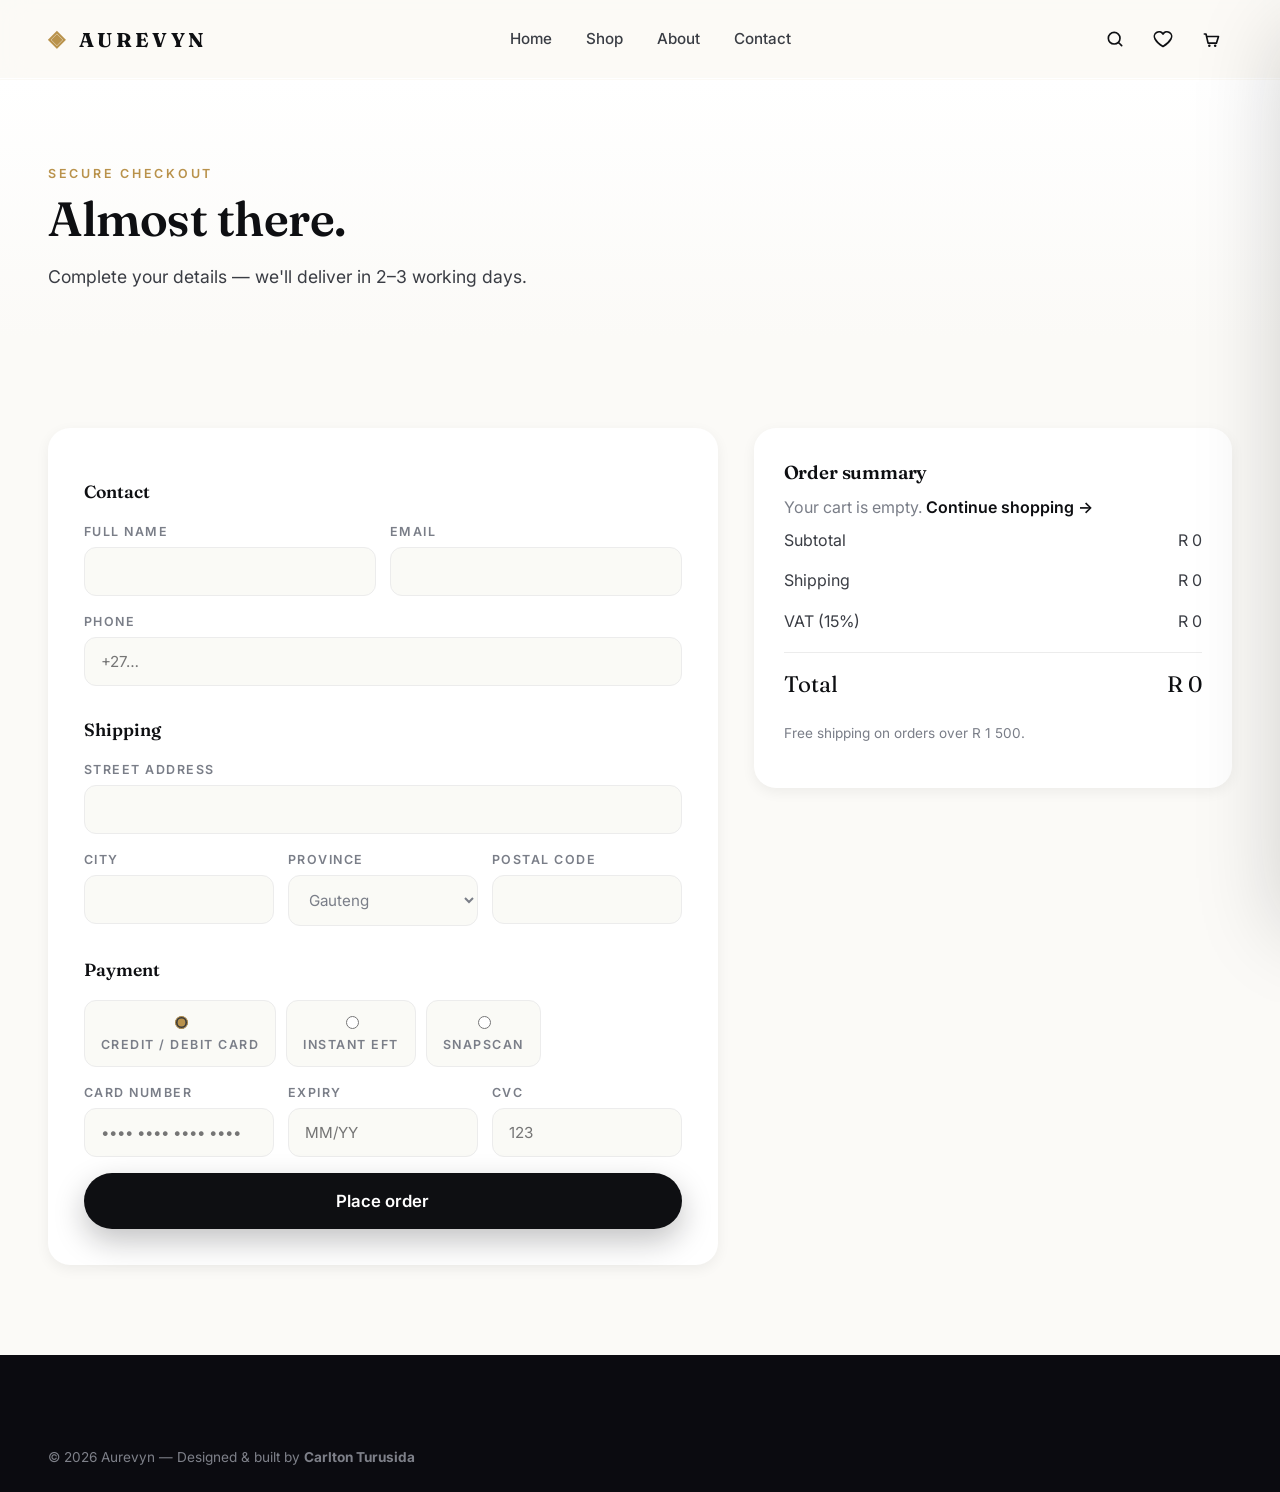
<file: checkout.html>
<!DOCTYPE html>
<html lang="en"><head><meta charset="UTF-8"/><meta name="viewport" content="width=device-width, initial-scale=1.0"/>
<title>Checkout — Aurevyn</title>
<link rel="icon" href="data:image/svg+xml,%3Csvg xmlns='http://www.w3.org/2000/svg' viewBox='0 0 64 64'%3E%3Crect width='64' height='64' rx='14' fill='%230b0b10'/%3E%3Cpath d='M16 46 L32 14 L48 46 Z' fill='none' stroke='%23c8a96a' stroke-width='4'/%3E%3C/svg%3E"/>
<link href="https://fonts.googleapis.com/css2?family=Fraunces:wght@400;600;700&family=Inter:wght@300;400;500;600;700&display=swap" rel="stylesheet"/>
<link rel="stylesheet" href="css/style.css"/><link rel="stylesheet" href="css/animations.css"/><link rel="stylesheet" href="css/responsive.css"/>
</head><body>
<div id="loader" class="loader"><div class="loader-mark">A</div></div>
<header class="site-header" id="siteHeader"><div class="container header-inner">
  <a href="index.html" class="logo"><span class="logo-mark">◈</span><span class="logo-text">AUREVYN</span></a>
  <nav class="primary-nav" id="primaryNav">
    <a href="index.html" class="nav-link">Home</a><a href="shop.html" class="nav-link">Shop</a>
    <a href="about.html" class="nav-link">About</a><a href="contact.html" class="nav-link">Contact</a>
  </nav>
  <div class="header-actions">
    <button class="icon-btn" id="searchToggle" aria-label="Search"><svg viewBox="0 0 24 24" width="20" height="20"><circle cx="11" cy="11" r="7" fill="none" stroke="currentColor" stroke-width="2"/><path d="m20 20-3.5-3.5" stroke="currentColor" stroke-width="2" stroke-linecap="round"/></svg></button>
    <a href="wishlist.html" class="icon-btn" aria-label="Wishlist"><svg viewBox="0 0 24 24" width="20" height="20"><path d="M12 21s-7-4.35-9.5-9A5.5 5.5 0 0 1 12 6a5.5 5.5 0 0 1 9.5 6c-2.5 4.65-9.5 9-9.5 9Z" fill="none" stroke="currentColor" stroke-width="2" stroke-linejoin="round"/></svg><span class="badge" id="wishCount">0</span></a>
    <button class="icon-btn" id="cartToggle" aria-label="Cart"><svg viewBox="0 0 24 24" width="20" height="20"><path d="M4 6h2l2.5 11h10L21 9H7" fill="none" stroke="currentColor" stroke-width="2" stroke-linecap="round" stroke-linejoin="round"/><circle cx="10" cy="20" r="1.5" fill="currentColor"/><circle cx="17" cy="20" r="1.5" fill="currentColor"/></svg><span class="badge" id="cartCount">0</span></button>
    <button class="icon-btn hamburger" id="hamburger" aria-label="Menu"><span></span><span></span><span></span></button>
  </div>
</div>
<div class="search-bar" id="searchBar"><div class="container"><input type="text" id="searchInput" placeholder="Search…"/><button id="searchClose" class="icon-btn">✕</button></div><div class="search-results container" id="searchResults"></div></div>
</header>

<section class="page-hero"><div class="container"><span class="eyebrow">Secure checkout</span><h1 class="display sm">Almost there.</h1><p class="lead">Complete your details — we'll deliver in 2–3 working days.</p></div></section>

<section class="section"><div class="container checkout-grid">
  <form id="checkoutForm" class="checkout-form reveal" novalidate>
    <h3>Contact</h3>
    <div class="row"><label>Full name<input id="coName" required/></label><label>Email<input id="coEmail" type="email" required/></label></div>
    <label>Phone<input id="coPhone" required placeholder="+27…"/></label>

    <h3>Shipping</h3>
    <label>Street address<input id="coAddress" required/></label>
    <div class="row"><label>City<input id="coCity" required/></label><label>Province
      <select id="coProvince"><option>Gauteng</option><option>Western Cape</option><option>KwaZulu-Natal</option><option>Eastern Cape</option><option>Free State</option><option>Limpopo</option><option>Mpumalanga</option><option>North West</option><option>Northern Cape</option></select>
    </label><label>Postal code<input id="coPostal" required/></label></div>

    <h3>Payment</h3>
    <div class="pay-options">
      <label class="pay-opt"><input type="radio" name="pay" value="card" checked/> Credit / Debit card</label>
      <label class="pay-opt"><input type="radio" name="pay" value="eft"/> Instant EFT</label>
      <label class="pay-opt"><input type="radio" name="pay" value="snapscan"/> SnapScan</label>
    </div>
    <div class="row"><label>Card number<input id="coCard" placeholder="•••• •••• •••• ••••"/></label><label>Expiry<input id="coExp" placeholder="MM/YY"/></label><label>CVC<input id="coCvc" placeholder="123"/></label></div>

    <button class="btn btn-primary lg" type="submit">Place order</button>
  </form>
  <aside class="checkout-summary reveal">
    <h3>Order summary</h3>
    <div id="coItems"></div>
    <div class="sum-row"><span>Subtotal</span><span id="coSub">R 0</span></div>
    <div class="sum-row"><span>Shipping</span><span id="coShip">R 0</span></div>
    <div class="sum-row"><span>VAT (15%)</span><span id="coVat">R 0</span></div>
    <div class="sum-row total"><span>Total</span><span id="coTotal">R 0</span></div>
    <p class="muted small">Free shipping on orders over R 1 500.</p>
  </aside>
</div></section>

<div class="modal" id="successModal"><div class="modal-card success"><div class="success-mark">✓</div><h2>Order placed</h2><p>Thank you. A confirmation has been sent to your email.</p><a class="btn btn-primary" href="index.html">Back to home</a></div></div>

<footer class="site-footer"><div class="container footer-bottom"><span>© 2026 Aurevyn — Designed & built by <strong>Carlton Turusida</strong></span></div></footer>
<aside class="drawer" id="cartDrawer"><div class="drawer-head"><h3>Your cart</h3><button class="icon-btn" id="cartClose">✕</button></div><div class="drawer-body" id="cartBody"></div><div class="drawer-foot" id="cartFoot"></div></aside>
<div class="overlay" id="overlay"></div><div class="modal" id="quickModal"><div class="modal-card" id="quickContent"></div></div>
<div id="toast" class="toast"></div><button id="scrollTop" class="scroll-top">↑</button>
<script src="js/products.js"></script><script src="js/cart.js"></script><script src="js/wishlist.js"></script><script src="js/search.js"></script><script src="js/checkout.js"></script><script src="js/app.js"></script>
</body></html>
</file>
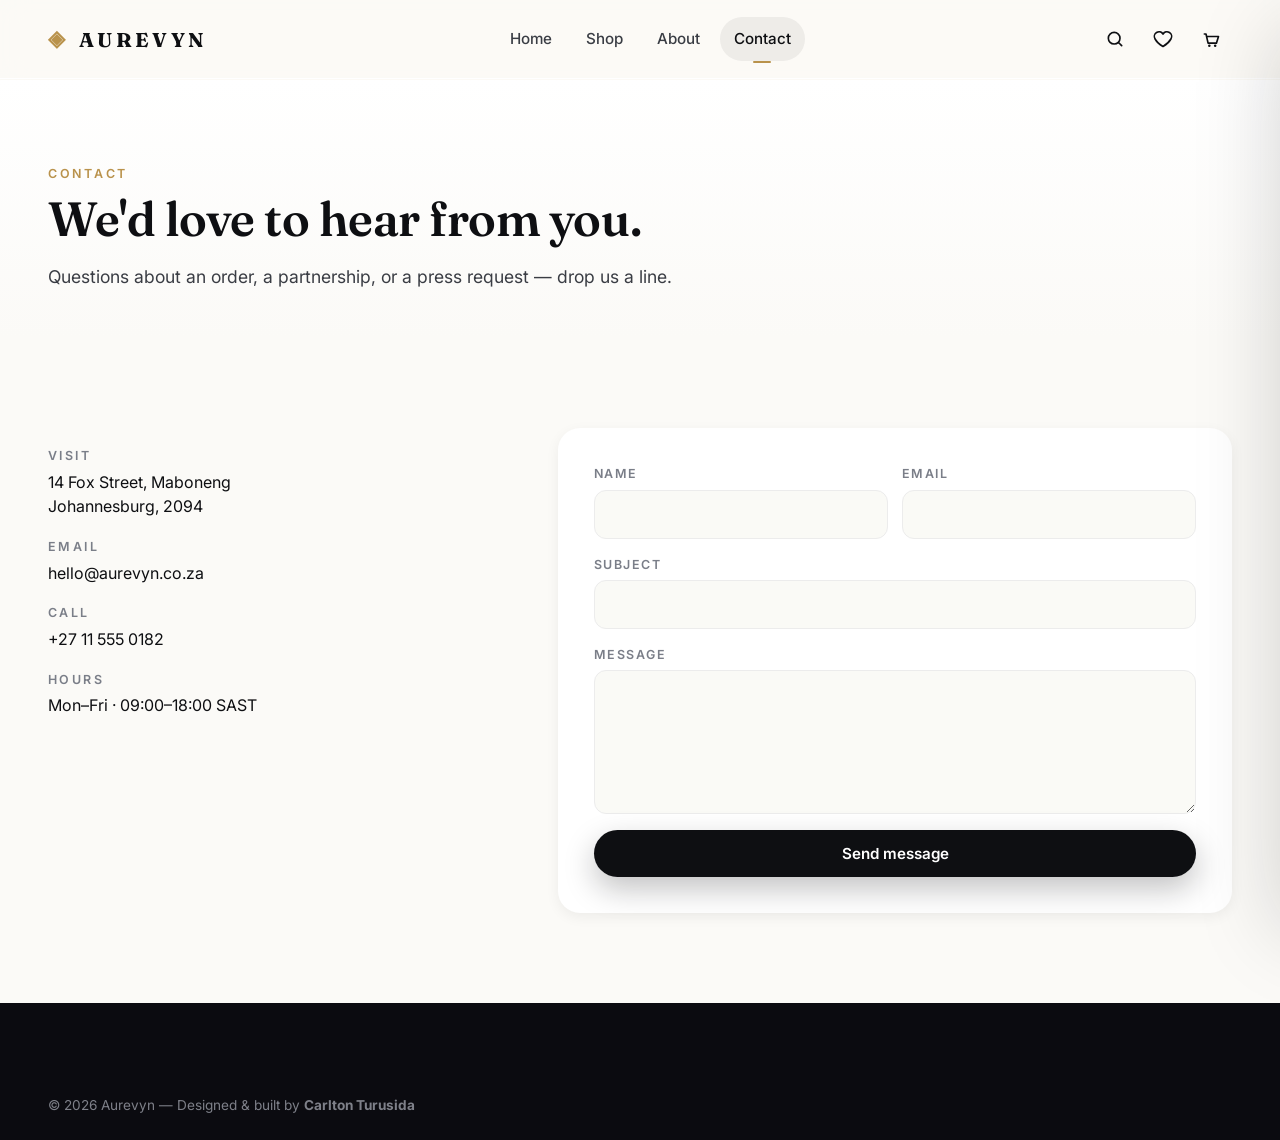
<file: contact.html>
<!DOCTYPE html>
<html lang="en"><head><meta charset="UTF-8"/><meta name="viewport" content="width=device-width, initial-scale=1.0"/>
<title>Contact — Aurevyn</title>
<meta name="description" content="Get in touch with the Aurevyn team — premium South African e-commerce." />
<link rel="icon" href="data:image/svg+xml,%3Csvg xmlns='http://www.w3.org/2000/svg' viewBox='0 0 64 64'%3E%3Crect width='64' height='64' rx='14' fill='%230b0b10'/%3E%3Cpath d='M16 46 L32 14 L48 46 Z' fill='none' stroke='%23c8a96a' stroke-width='4'/%3E%3C/svg%3E"/>
<link href="https://fonts.googleapis.com/css2?family=Fraunces:wght@400;600;700&family=Inter:wght@300;400;500;600;700&display=swap" rel="stylesheet"/>
<link rel="stylesheet" href="css/style.css"/><link rel="stylesheet" href="css/animations.css"/><link rel="stylesheet" href="css/responsive.css"/>
</head><body>
<div id="loader" class="loader"><div class="loader-mark">A</div></div>
<header class="site-header" id="siteHeader"><div class="container header-inner">
  <a href="index.html" class="logo"><span class="logo-mark">◈</span><span class="logo-text">AUREVYN</span></a>
  <nav class="primary-nav" id="primaryNav">
    <a href="index.html" class="nav-link">Home</a><a href="shop.html" class="nav-link">Shop</a>
    <a href="about.html" class="nav-link">About</a><a href="contact.html" class="nav-link active">Contact</a>
  </nav>
  <div class="header-actions">
    <button class="icon-btn" id="searchToggle" aria-label="Search"><svg viewBox="0 0 24 24" width="20" height="20"><circle cx="11" cy="11" r="7" fill="none" stroke="currentColor" stroke-width="2"/><path d="m20 20-3.5-3.5" stroke="currentColor" stroke-width="2" stroke-linecap="round"/></svg></button>
    <a href="wishlist.html" class="icon-btn" aria-label="Wishlist"><svg viewBox="0 0 24 24" width="20" height="20"><path d="M12 21s-7-4.35-9.5-9A5.5 5.5 0 0 1 12 6a5.5 5.5 0 0 1 9.5 6c-2.5 4.65-9.5 9-9.5 9Z" fill="none" stroke="currentColor" stroke-width="2" stroke-linejoin="round"/></svg><span class="badge" id="wishCount">0</span></a>
    <button class="icon-btn" id="cartToggle" aria-label="Cart"><svg viewBox="0 0 24 24" width="20" height="20"><path d="M4 6h2l2.5 11h10L21 9H7" fill="none" stroke="currentColor" stroke-width="2" stroke-linecap="round" stroke-linejoin="round"/><circle cx="10" cy="20" r="1.5" fill="currentColor"/><circle cx="17" cy="20" r="1.5" fill="currentColor"/></svg><span class="badge" id="cartCount">0</span></button>
    <button class="icon-btn hamburger" id="hamburger" aria-label="Menu"><span></span><span></span><span></span></button>
  </div>
</div>
<div class="search-bar" id="searchBar"><div class="container"><input type="text" id="searchInput" placeholder="Search…"/><button id="searchClose" class="icon-btn">✕</button></div><div class="search-results container" id="searchResults"></div></div>
</header>

<section class="page-hero"><div class="container"><span class="eyebrow">Contact</span><h1 class="display sm">We'd love to hear from you.</h1><p class="lead">Questions about an order, a partnership, or a press request — drop us a line.</p></div></section>

<section class="section"><div class="container contact-grid">
  <div class="reveal">
    <h3>Visit</h3><p>14 Fox Street, Maboneng<br/>Johannesburg, 2094</p>
    <h3>Email</h3><p>hello@aurevyn.co.za</p>
    <h3>Call</h3><p>+27 11 555 0182</p>
    <h3>Hours</h3><p>Mon–Fri · 09:00–18:00 SAST</p>
  </div>
  <form id="contactForm" class="contact-form reveal" novalidate>
    <div class="row"><label>Name<input type="text" id="cName" required/></label><label>Email<input type="email" id="cEmail" required/></label></div>
    <label>Subject<input type="text" id="cSubject" required/></label>
    <label>Message<textarea id="cMessage" rows="6" required></textarea></label>
    <button class="btn btn-primary" type="submit">Send message</button>
  </form>
</div></section>

<footer class="site-footer"><div class="container footer-bottom"><span>© 2026 Aurevyn — Designed & built by <strong>Carlton Turusida</strong></span></div></footer>
<aside class="drawer" id="cartDrawer"><div class="drawer-head"><h3>Your cart</h3><button class="icon-btn" id="cartClose">✕</button></div><div class="drawer-body" id="cartBody"></div><div class="drawer-foot" id="cartFoot"></div></aside>
<div class="overlay" id="overlay"></div><div class="modal" id="quickModal"><div class="modal-card" id="quickContent"></div></div>
<div id="toast" class="toast"></div><button id="scrollTop" class="scroll-top">↑</button>
<script src="js/products.js"></script><script src="js/cart.js"></script><script src="js/wishlist.js"></script><script src="js/search.js"></script><script src="js/contact.js"></script><script src="js/app.js"></script>
</body></html>
</file>
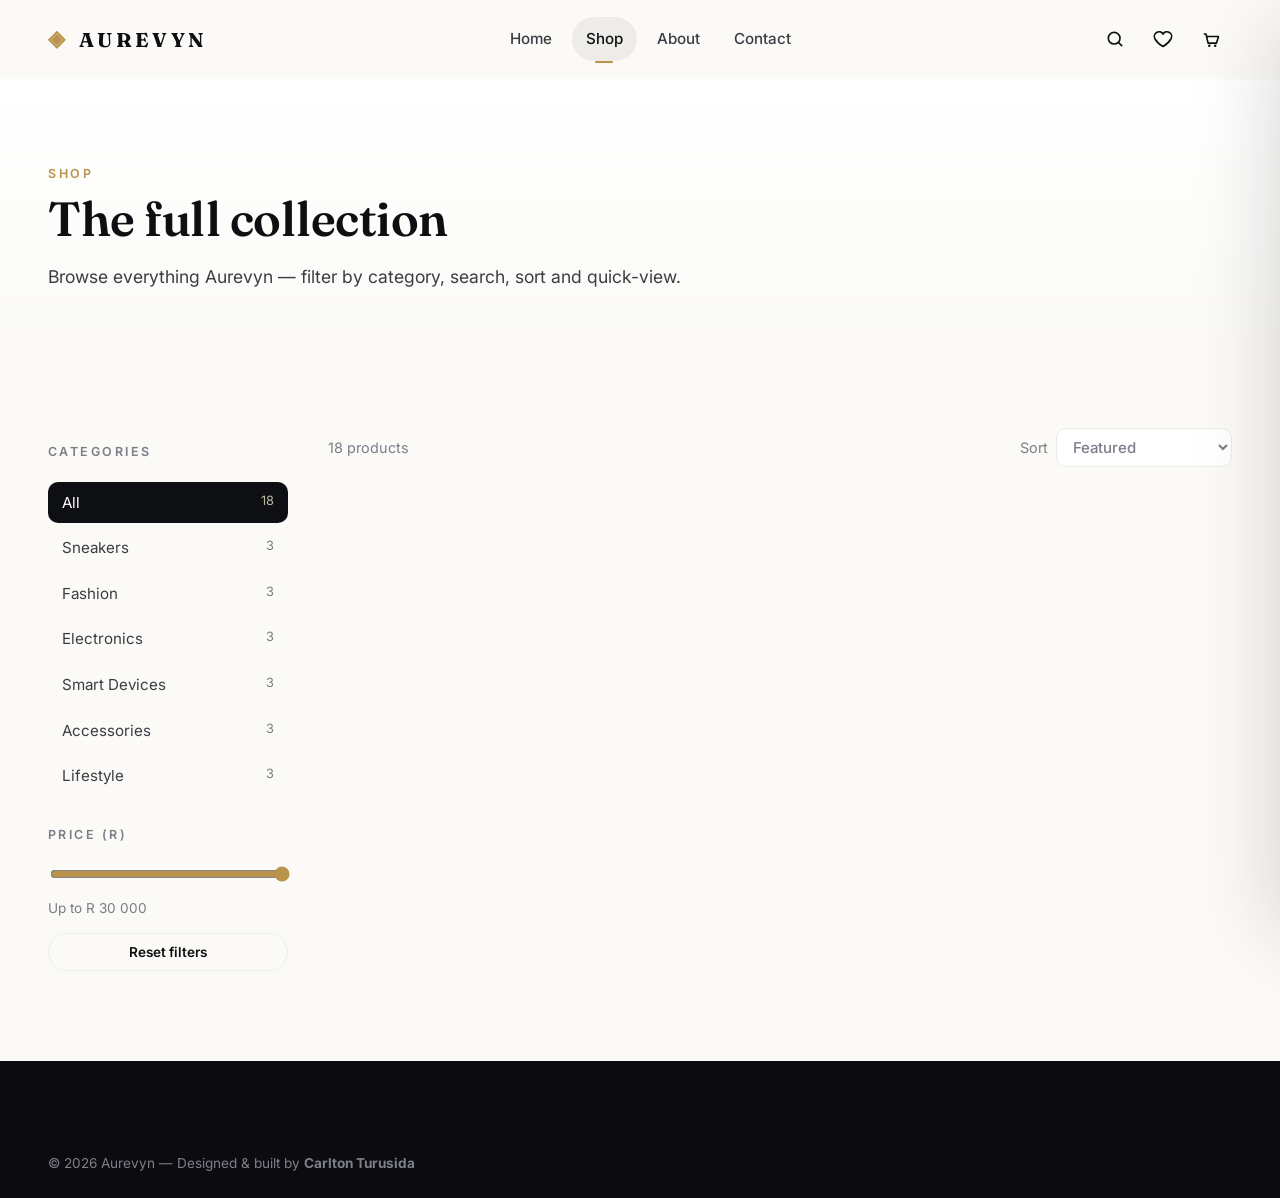
<file: shop.html>
<!DOCTYPE html>
<html lang="en">
<head>
<meta charset="UTF-8" />
<meta name="viewport" content="width=device-width, initial-scale=1.0" />
<title>Shop — Aurevyn</title>
<meta name="description" content="Shop premium fashion, sneakers, electronics, accessories, smart devices and lifestyle from Aurevyn." />
<link rel="icon" href="data:image/svg+xml,%3Csvg xmlns='http://www.w3.org/2000/svg' viewBox='0 0 64 64'%3E%3Crect width='64' height='64' rx='14' fill='%230b0b10'/%3E%3Cpath d='M16 46 L32 14 L48 46 Z' fill='none' stroke='%23c8a96a' stroke-width='4' stroke-linejoin='round'/%3E%3C/svg%3E" />
<link href="https://fonts.googleapis.com/css2?family=Fraunces:wght@400;600;700&family=Inter:wght@300;400;500;600;700&display=swap" rel="stylesheet" />
<link rel="stylesheet" href="css/style.css" />
<link rel="stylesheet" href="css/animations.css" />
<link rel="stylesheet" href="css/responsive.css" />
</head>
<body>
<div id="loader" class="loader"><div class="loader-mark">A</div></div>

<header class="site-header" id="siteHeader">
  <div class="container header-inner">
    <a href="index.html" class="logo"><span class="logo-mark">◈</span><span class="logo-text">AUREVYN</span></a>
    <nav class="primary-nav" id="primaryNav">
      <a href="index.html" class="nav-link">Home</a>
      <a href="shop.html" class="nav-link active">Shop</a>
      <a href="about.html" class="nav-link">About</a>
      <a href="contact.html" class="nav-link">Contact</a>
    </nav>
    <div class="header-actions">
    <button class="icon-btn" id="searchToggle" aria-label="Search"><svg viewBox="0 0 24 24" width="20" height="20"><circle cx="11" cy="11" r="7" fill="none" stroke="currentColor" stroke-width="2"/><path d="m20 20-3.5-3.5" stroke="currentColor" stroke-width="2" stroke-linecap="round"/></svg></button>
    <a href="wishlist.html" class="icon-btn" aria-label="Wishlist"><svg viewBox="0 0 24 24" width="20" height="20"><path d="M12 21s-7-4.35-9.5-9A5.5 5.5 0 0 1 12 6a5.5 5.5 0 0 1 9.5 6c-2.5 4.65-9.5 9-9.5 9Z" fill="none" stroke="currentColor" stroke-width="2" stroke-linejoin="round"/></svg><span class="badge" id="wishCount">0</span></a>
    <button class="icon-btn" id="cartToggle" aria-label="Cart"><svg viewBox="0 0 24 24" width="20" height="20"><path d="M4 6h2l2.5 11h10L21 9H7" fill="none" stroke="currentColor" stroke-width="2" stroke-linecap="round" stroke-linejoin="round"/><circle cx="10" cy="20" r="1.5" fill="currentColor"/><circle cx="17" cy="20" r="1.5" fill="currentColor"/></svg><span class="badge" id="cartCount">0</span></button>
    <button class="icon-btn hamburger" id="hamburger" aria-label="Menu"><span></span><span></span><span></span></button>
  </div>
  </div>
  <div class="search-bar" id="searchBar">
    <div class="container"><input type="text" id="searchInput" placeholder="Search products…" /><button id="searchClose" class="icon-btn">✕</button></div>
    <div class="search-results container" id="searchResults"></div>
  </div>
</header>

<section class="page-hero">
  <div class="container">
    <span class="eyebrow">Shop</span>
    <h1 class="display sm">The full collection</h1>
    <p class="lead">Browse everything Aurevyn — filter by category, search, sort and quick-view.</p>
  </div>
</section>

<section class="section">
  <div class="container shop-layout">
    <aside class="shop-side">
      <h4>Categories</h4>
      <ul class="cat-filter" id="catFilter"></ul>
      <h4>Price (R)</h4>
      <input type="range" id="priceRange" min="0" max="30000" value="30000" />
      <div class="price-label">Up to <span id="priceVal">R 30 000</span></div>
      <button class="btn btn-ghost sm" id="resetFilters">Reset filters</button>
    </aside>
    <div>
      <div class="shop-toolbar">
        <span id="resultsCount">0 products</span>
        <div class="sort">
          <label>Sort</label>
          <select id="sortSelect">
            <option value="featured">Featured</option>
            <option value="low">Price: Low to High</option>
            <option value="high">Price: High to Low</option>
            <option value="rating">Top rated</option>
            <option value="new">Newest</option>
          </select>
        </div>
      </div>
      <div class="product-grid" id="shopGrid"></div>
    </div>
  </div>
</section>

<footer class="site-footer">
  <div class="container footer-bottom">
    <span>© 2026 Aurevyn — Designed & built by <strong>Carlton Turusida</strong></span>
  </div>
</footer>

<aside class="drawer" id="cartDrawer"><div class="drawer-head"><h3>Your cart</h3><button class="icon-btn" id="cartClose">✕</button></div><div class="drawer-body" id="cartBody"></div><div class="drawer-foot" id="cartFoot"></div></aside>
<div class="overlay" id="overlay"></div>
<div class="modal" id="quickModal"><div class="modal-card" id="quickContent"></div></div>
<div id="toast" class="toast"></div>
<button id="scrollTop" class="scroll-top">↑</button>

<script src="js/products.js"></script>
<script src="js/cart.js"></script>
<script src="js/wishlist.js"></script>
<script src="js/search.js"></script>
<script src="js/shop.js"></script>
<script src="js/app.js"></script>
</body>
</html>
</file>
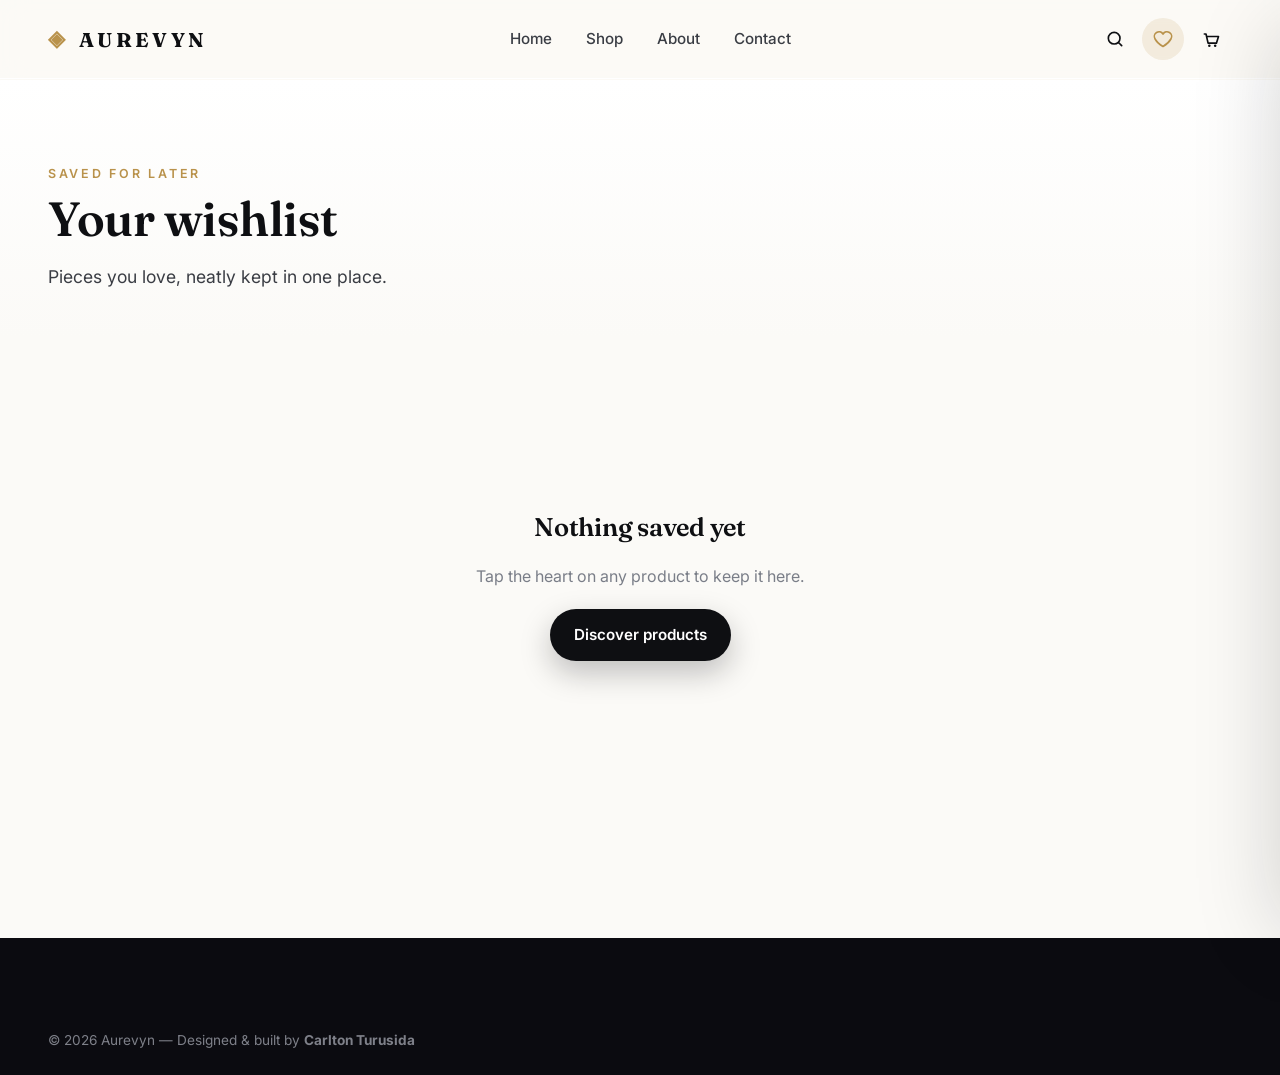
<file: wishlist.html>
<!DOCTYPE html>
<html lang="en"><head><meta charset="UTF-8"/><meta name="viewport" content="width=device-width, initial-scale=1.0"/>
<title>Wishlist — Aurevyn</title>
<link rel="icon" href="data:image/svg+xml,%3Csvg xmlns='http://www.w3.org/2000/svg' viewBox='0 0 64 64'%3E%3Crect width='64' height='64' rx='14' fill='%230b0b10'/%3E%3Cpath d='M16 46 L32 14 L48 46 Z' fill='none' stroke='%23c8a96a' stroke-width='4'/%3E%3C/svg%3E"/>
<link href="https://fonts.googleapis.com/css2?family=Fraunces:wght@400;600;700&family=Inter:wght@300;400;500;600;700&display=swap" rel="stylesheet"/>
<link rel="stylesheet" href="css/style.css"/><link rel="stylesheet" href="css/animations.css"/><link rel="stylesheet" href="css/responsive.css"/>
</head><body>
<div id="loader" class="loader"><div class="loader-mark">A</div></div>
<header class="site-header" id="siteHeader"><div class="container header-inner">
  <a href="index.html" class="logo"><span class="logo-mark">◈</span><span class="logo-text">AUREVYN</span></a>
  <nav class="primary-nav" id="primaryNav">
    <a href="index.html" class="nav-link">Home</a><a href="shop.html" class="nav-link">Shop</a>
    <a href="about.html" class="nav-link">About</a><a href="contact.html" class="nav-link">Contact</a>
  </nav>
  <div class="header-actions">
    <button class="icon-btn" id="searchToggle" aria-label="Search"><svg viewBox="0 0 24 24" width="20" height="20"><circle cx="11" cy="11" r="7" fill="none" stroke="currentColor" stroke-width="2"/><path d="m20 20-3.5-3.5" stroke="currentColor" stroke-width="2" stroke-linecap="round"/></svg></button>
    <a href="wishlist.html" class="icon-btn active" aria-label="Wishlist"><svg viewBox="0 0 24 24" width="20" height="20"><path d="M12 21s-7-4.35-9.5-9A5.5 5.5 0 0 1 12 6a5.5 5.5 0 0 1 9.5 6c-2.5 4.65-9.5 9-9.5 9Z" fill="none" stroke="currentColor" stroke-width="2" stroke-linejoin="round"/></svg><span class="badge" id="wishCount">0</span></a>
    <button class="icon-btn" id="cartToggle" aria-label="Cart"><svg viewBox="0 0 24 24" width="20" height="20"><path d="M4 6h2l2.5 11h10L21 9H7" fill="none" stroke="currentColor" stroke-width="2" stroke-linecap="round" stroke-linejoin="round"/><circle cx="10" cy="20" r="1.5" fill="currentColor"/><circle cx="17" cy="20" r="1.5" fill="currentColor"/></svg><span class="badge" id="cartCount">0</span></button>
    <button class="icon-btn hamburger" id="hamburger" aria-label="Menu"><span></span><span></span><span></span></button>
  </div>
</div>
<div class="search-bar" id="searchBar"><div class="container"><input type="text" id="searchInput" placeholder="Search…"/><button id="searchClose" class="icon-btn">✕</button></div><div class="search-results container" id="searchResults"></div></div>
</header>

<section class="page-hero"><div class="container"><span class="eyebrow">Saved for later</span><h1 class="display sm">Your wishlist</h1><p class="lead">Pieces you love, neatly kept in one place.</p></div></section>

<section class="section wish-section"><div class="container">
  <div class="product-grid" id="wishGrid"></div>
  <div id="wishEmpty" class="empty-state" style="display:none">
    <h3>Nothing saved yet</h3><p>Tap the heart on any product to keep it here.</p>
    <a href="shop.html" class="btn btn-primary">Discover products</a>
  </div>
</div></section>

<footer class="site-footer"><div class="container footer-bottom"><span>© 2026 Aurevyn — Designed & built by <strong>Carlton Turusida</strong></span></div></footer>
<aside class="drawer" id="cartDrawer"><div class="drawer-head"><h3>Your cart</h3><button class="icon-btn" id="cartClose">✕</button></div><div class="drawer-body" id="cartBody"></div><div class="drawer-foot" id="cartFoot"></div></aside>
<div class="overlay" id="overlay"></div><div class="modal" id="quickModal"><div class="modal-card" id="quickContent"></div></div>
<div id="toast" class="toast"></div><button id="scrollTop" class="scroll-top">↑</button>
<script src="js/products.js"></script><script src="js/cart.js"></script><script src="js/wishlist.js"></script><script src="js/search.js"></script><script src="js/wishpage.js"></script><script src="js/app.js"></script>
</body></html>
</file>
<file: css/style.css>
/* ============ AUREVYN — Premium e-commerce styles ============ */
:root{
  --bg:#fbfaf7;
  --bg-elev:#ffffff;
  --ink:#0e0f12;
  --ink-2:#3a3d44;
  --muted:#7a7e88;
  --line:#ececec;
  --gold:#b9924b;
  --gold-2:#dfc18a;
  --dark:#0b0b10;
  --dark-2:#15161c;
  --accent:#0e0f12;
  --danger:#c0392b;
  --radius:14px;
  --radius-lg:22px;
  --shadow-sm:0 4px 14px rgba(15,15,20,.06);
  --shadow:0 18px 50px rgba(15,15,20,.10);
  --shadow-lg:0 30px 80px rgba(15,15,20,.18);
  --t:cubic-bezier(.2,.8,.2,1);
}
*{box-sizing:border-box}
html{scroll-behavior:smooth}
body{margin:0;font-family:'Inter',system-ui,sans-serif;color:var(--ink);background:var(--bg);line-height:1.55;-webkit-font-smoothing:antialiased}
img{max-width:100%;display:block}
a{color:inherit;text-decoration:none}
button{font-family:inherit;cursor:pointer;border:0;background:none;color:inherit}
input,select,textarea{font-family:inherit;font-size:15px;color:inherit}
.container{max-width:1240px;margin:0 auto;padding:0 28px}

/* Type */
h1,h2,h3,h4{font-family:'Fraunces',serif;font-weight:600;letter-spacing:-.01em;margin:0 0 .4em}
.display{font-size:clamp(2.4rem,5.2vw,4.4rem);line-height:1.04;margin:.2em 0 .4em}
.display em{font-style:italic;color:var(--gold);font-weight:500}
.display.sm{font-size:clamp(2rem,4vw,3rem)}
.lead{font-size:1.1rem;color:var(--ink-2);max-width:60ch}
.eyebrow{display:inline-block;font-size:.78rem;letter-spacing:.22em;text-transform:uppercase;color:var(--gold);font-weight:600}
.eyebrow.light{color:var(--gold-2)}
.muted{color:var(--muted)}
.small{font-size:.85rem}
.light{color:#fff}
.light-muted{color:#c8c9d0}

/* Buttons */
.btn{display:inline-flex;align-items:center;justify-content:center;gap:8px;padding:14px 24px;border-radius:999px;font-weight:600;font-size:.95rem;transition:transform .25s var(--t),background .25s,color .25s,box-shadow .25s;will-change:transform}
.btn:hover{transform:translateY(-2px)}
.btn-primary{background:var(--ink);color:#fff;box-shadow:0 12px 30px rgba(14,15,18,.25)}
.btn-primary:hover{background:#000;box-shadow:0 18px 40px rgba(14,15,18,.35)}
.btn-ghost{background:transparent;color:var(--ink);border:1px solid var(--line)}
.btn-ghost:hover{background:var(--ink);color:#fff;border-color:var(--ink)}
.btn-light{background:#fff;color:var(--ink)}
.btn.sm{padding:10px 16px;font-size:.85rem}
.btn.lg{padding:18px 28px;font-size:1.05rem;width:100%}
.link{color:var(--ink);font-weight:600;border-bottom:1px solid transparent;transition:border-color .2s}
.link:hover{border-color:var(--ink)}

/* Header */
.site-header{position:sticky;top:0;z-index:60;background:rgba(251,250,247,.78);backdrop-filter:saturate(180%) blur(14px);-webkit-backdrop-filter:saturate(180%) blur(14px);border-bottom:1px solid transparent;transition:border-color .3s,background .3s,box-shadow .3s}
.site-header.scrolled{border-color:var(--line);box-shadow:var(--shadow-sm);background:rgba(251,250,247,.92)}
.header-inner{display:flex;align-items:center;justify-content:space-between;height:78px;gap:24px}
.logo{display:inline-flex;align-items:center;gap:10px;font-family:'Fraunces',serif;font-weight:700;font-size:1.25rem;letter-spacing:.18em}
.logo-mark{color:var(--gold);font-size:1.4rem;transform:translateY(-1px)}
.logo.light{color:#fff}
.primary-nav{display:flex;gap:6px;align-items:center}
.nav-link{position:relative;padding:10px 14px;font-size:.95rem;font-weight:500;border-radius:999px;color:var(--ink-2);transition:color .2s,background .2s}
.nav-link:hover{color:var(--ink);background:rgba(0,0,0,.04)}
.nav-link.active{color:var(--ink);background:rgba(0,0,0,.06)}
.nav-link.active::after{content:"";position:absolute;left:50%;bottom:-2px;width:18px;height:2px;background:var(--gold);transform:translateX(-50%);border-radius:2px}
.header-actions{display:flex;align-items:center;gap:6px}
.icon-btn{position:relative;width:42px;height:42px;display:inline-flex;align-items:center;justify-content:center;border-radius:50%;color:var(--ink);transition:background .2s,transform .2s}
.icon-btn:hover{background:rgba(0,0,0,.06);transform:scale(1.05)}
.icon-btn.active{background:rgba(185,146,75,.15);color:var(--gold)}
.badge{position:absolute;top:4px;right:4px;background:var(--ink);color:#fff;font-size:10px;min-width:18px;height:18px;border-radius:9px;display:inline-flex;align-items:center;justify-content:center;padding:0 5px;font-weight:700}
.hamburger{display:none;flex-direction:column;gap:4px}
.hamburger span{width:18px;height:2px;background:var(--ink);border-radius:2px;transition:transform .3s,opacity .3s}
.hamburger.open span:nth-child(1){transform:translateY(6px) rotate(45deg)}
.hamburger.open span:nth-child(2){opacity:0}
.hamburger.open span:nth-child(3){transform:translateY(-6px) rotate(-45deg)}

/* Search bar */
.search-bar{max-height:0;overflow:hidden;background:#fff;border-bottom:1px solid transparent;transition:max-height .35s var(--t),border-color .3s}
.search-bar.open{max-height:480px;border-color:var(--line)}
.search-bar .container{display:flex;align-items:center;gap:12px;padding-top:14px;padding-bottom:14px}
.search-bar input{flex:1;border:0;border-bottom:1px solid var(--line);padding:12px 4px;font-size:1rem;outline:none;background:transparent}
.search-bar input:focus{border-color:var(--gold)}
.search-results{padding-bottom:18px;display:grid;gap:10px}
.search-result{display:flex;gap:12px;padding:10px;border-radius:12px;transition:background .2s;align-items:center;cursor:pointer}
.search-result:hover{background:#f4f3ee}
.search-result img{width:54px;height:54px;border-radius:10px;object-fit:cover}
.search-result h5{margin:0;font-family:'Inter';font-weight:600;font-size:.95rem}
.search-result span{color:var(--muted);font-size:.85rem}

/* Hero */
.hero{position:relative;padding:60px 0 80px;overflow:hidden}
.hero-bg{position:absolute;inset:0;background:radial-gradient(1200px 600px at 80% -10%, rgba(185,146,75,.18), transparent 60%),radial-gradient(900px 500px at -10% 110%, rgba(14,15,18,.08), transparent 60%);z-index:0}
.hero-inner{position:relative;z-index:1;display:grid;grid-template-columns:1.1fr .9fr;gap:60px;align-items:center}
.hero-cta{display:flex;gap:14px;flex-wrap:wrap;margin-top:18px}
.hero-meta{display:flex;gap:36px;margin-top:42px}
.hero-meta div{display:flex;flex-direction:column}
.hero-meta strong{font-family:'Fraunces',serif;font-size:1.6rem}
.hero-meta span{color:var(--muted);font-size:.85rem}
.hero-card{position:relative;background:#fff;border-radius:var(--radius-lg);overflow:hidden;box-shadow:var(--shadow-lg);transform:rotate(.6deg);transition:transform .5s var(--t)}
.hero-card:hover{transform:rotate(0deg) translateY(-4px)}
.hero-card img{aspect-ratio:4/4.4;object-fit:cover}
.hero-card-info{display:flex;justify-content:space-between;align-items:flex-end;padding:18px 22px;background:#fff}
.hero-card-info h3{margin:.2em 0 0}
.hero-card-info p{margin:0;color:var(--muted);font-size:.9rem}
.hero-card-info .price{font-family:'Fraunces',serif;font-size:1.4rem}
.tag{display:inline-block;background:#f3efe6;color:var(--gold);font-size:.7rem;letter-spacing:.18em;text-transform:uppercase;padding:4px 10px;border-radius:999px;font-weight:700}

/* Sections */
.section{padding:90px 0;min-height:400px}
.section-muted{background:#f5f3ee}
.section-dark{background:linear-gradient(160deg,var(--dark) 0%,var(--dark-2) 100%);color:#fff}
.section-head{display:flex;justify-content:space-between;align-items:flex-end;margin-bottom:36px;gap:20px;flex-wrap:wrap}
.section-head h2{font-size:clamp(1.8rem,3vw,2.6rem);margin:0}

/* Wishlist section */
.wish-section{min-height:600px}

/* Page hero */
.page-hero{padding:80px 0 30px;background:linear-gradient(180deg,#fff 0%,var(--bg) 100%)}

/* Categories */
.cat-grid{display:grid;grid-template-columns:repeat(6,1fr);gap:18px}
.cat-card{position:relative;border-radius:var(--radius-lg);overflow:hidden;aspect-ratio:3/4;cursor:pointer;background:#eee;transition:transform .5s var(--t),box-shadow .4s}
.cat-card:hover{transform:translateY(-6px);box-shadow:var(--shadow)}
.cat-card img{width:100%;height:100%;object-fit:cover;transition:transform .8s var(--t)}
.cat-card:hover img{transform:scale(1.08)}
.cat-card::after{content:"";position:absolute;inset:0;background:linear-gradient(180deg,transparent 40%,rgba(0,0,0,.65) 100%)}
.cat-card span{position:absolute;left:16px;bottom:14px;color:#fff;font-family:'Fraunces',serif;font-size:1.1rem;z-index:1}

/* Product grid */
.product-grid{display:grid;grid-template-columns:repeat(4,1fr);gap:26px}
.product-card{position:relative;background:#fff;border-radius:var(--radius-lg);overflow:hidden;box-shadow:var(--shadow-sm);transition:transform .4s var(--t),box-shadow .4s;display:flex;flex-direction:column}
.product-card:hover{transform:translateY(-6px);box-shadow:var(--shadow)}
.pc-img{position:relative;aspect-ratio:1/1;overflow:hidden;background:#f0eee7}
.pc-img img{width:100%;height:100%;object-fit:cover;transition:transform .8s var(--t)}
.product-card:hover .pc-img img{transform:scale(1.06)}
.pc-overlay{position:absolute;inset:0;background:linear-gradient(180deg,transparent 60%,rgba(0,0,0,.35) 100%);opacity:0;transition:opacity .3s}
.product-card:hover .pc-overlay{opacity:1}
.pc-actions{position:absolute;right:12px;top:12px;display:flex;flex-direction:column;gap:8px;z-index:2}
.pc-actions .icon-btn{background:rgba(255,255,255,.92);box-shadow:var(--shadow-sm);width:38px;height:38px;opacity:0;transform:translateX(8px);transition:opacity .3s,transform .3s,background .2s}
.product-card:hover .pc-actions .icon-btn{opacity:1;transform:translateX(0)}
.pc-actions .icon-btn.is-wished{color:#e0254a;background:#fff}
.pc-quick{position:absolute;left:12px;right:12px;bottom:12px;z-index:2;opacity:0;transform:translateY(8px);transition:opacity .3s,transform .3s}
.product-card:hover .pc-quick{opacity:1;transform:translateY(0)}
.pc-quick button{width:100%;background:#fff;color:var(--ink);padding:11px;border-radius:999px;font-weight:600;font-size:.85rem;transition:background .2s,color .2s}
.pc-quick button:hover{background:var(--ink);color:#fff}
.pc-tag{position:absolute;left:12px;top:12px;z-index:2;background:var(--ink);color:#fff;font-size:.65rem;letter-spacing:.18em;text-transform:uppercase;padding:5px 9px;border-radius:999px;font-weight:700}
.pc-tag.gold{background:var(--gold)}
.pc-info{padding:16px 18px 20px}
.pc-cat{font-size:.7rem;letter-spacing:.2em;text-transform:uppercase;color:var(--muted);font-weight:600}
.pc-name{font-family:'Fraunces',serif;font-size:1.1rem;margin:6px 0 4px}
.pc-row{display:flex;justify-content:space-between;align-items:center;margin-top:8px}
.pc-price{font-family:'Fraunces',serif;font-size:1.15rem;font-weight:600}
.pc-rating{font-size:.8rem;color:var(--muted);display:inline-flex;align-items:center;gap:4px}
.pc-rating b{color:var(--ink);font-weight:600}

/* About grid */
.about-grid{display:grid;grid-template-columns:1fr 1fr;gap:60px;align-items:center}
.about-img{border-radius:var(--radius-lg);overflow:hidden;box-shadow:var(--shadow-lg)}
.about-img img{aspect-ratio:4/5;object-fit:cover}
.value-grid{display:grid;grid-template-columns:repeat(4,1fr);gap:20px}
.value{padding:28px;background:#fff;border-radius:var(--radius-lg);box-shadow:var(--shadow-sm);transition:transform .3s var(--t)}
.value:hover{transform:translateY(-6px)}
.value-ico{font-size:1.6rem;color:var(--gold);margin-bottom:10px}

/* Testimonials */
.testimonial-slider{position:relative;display:flex;gap:24px;overflow:hidden;scroll-snap-type:x mandatory}
.testimonial{flex:0 0 100%;background:#fff;padding:42px 38px;border-radius:var(--radius-lg);box-shadow:var(--shadow-sm);scroll-snap-align:center;text-align:center;transition:transform .5s var(--t),opacity .5s}
.testimonial blockquote{font-family:'Fraunces',serif;font-size:1.4rem;line-height:1.5;margin:0 0 18px}
.testimonial cite{color:var(--muted);font-style:normal;letter-spacing:.1em;text-transform:uppercase;font-size:.78rem}
.slider-dots{display:flex;justify-content:center;gap:8px;margin-top:24px}
.slider-dots button{width:8px;height:8px;border-radius:50%;background:#d6d3cb;transition:background .2s,transform .2s}
.slider-dots button.active{background:var(--ink);transform:scale(1.3)}

/* FAQ */
.faq-wrap{max-width:780px;margin:0 auto}
.faq{display:flex;flex-direction:column;gap:10px}
.faq-item{background:#fff;border-radius:var(--radius);overflow:hidden;box-shadow:var(--shadow-sm)}
.faq-q{width:100%;text-align:left;padding:20px 22px;font-weight:600;display:flex;justify-content:space-between;align-items:center;font-size:1rem;transition:background .2s}
.faq-q:hover{background:#fafafa}
.faq-q span:last-child{transition:transform .3s var(--t);color:var(--gold);font-size:1.4rem}
.faq-item.open .faq-q span:last-child{transform:rotate(45deg)}
.faq-a{max-height:0;overflow:hidden;transition:max-height .35s var(--t);padding:0 22px;color:var(--ink-2)}
.faq-item.open .faq-a{max-height:240px;padding:0 22px 20px}

/* Newsletter */
.newsletter{background:linear-gradient(120deg,var(--gold) 0%,var(--gold-2) 100%);color:#1a1408}
.newsletter h2{margin:0}
.newsletter-inner{display:flex;justify-content:space-between;align-items:center;gap:30px;flex-wrap:wrap}
.news-form{display:flex;gap:10px;background:#fff;padding:8px;border-radius:999px;box-shadow:var(--shadow);min-width:340px}
.news-form input{flex:1;border:0;outline:none;padding:0 16px;background:transparent;font-size:.95rem}
.news-form.sm{box-shadow:none;background:rgba(255,255,255,.06);border:1px solid rgba(255,255,255,.15)}
.news-form.sm input{color:#fff}
.news-form.sm input::placeholder{color:rgba(255,255,255,.5)}

/* Footer */
.site-footer{background:var(--dark);color:#cfd0d6;padding:72px 0 24px}
.footer-grid{display:grid;grid-template-columns:1.4fr .8fr .8fr 1fr;gap:40px;padding-bottom:40px;border-bottom:1px solid rgba(255,255,255,.08)}
.site-footer h4{color:#fff;font-family:'Inter';font-size:.85rem;letter-spacing:.18em;text-transform:uppercase;margin:0 0 14px}
.site-footer a{display:block;padding:6px 0;color:#9b9da6;transition:color .2s}
.site-footer a:hover{color:#fff}
.socials{display:flex;gap:10px;margin-top:14px}
.socials a{width:38px;height:38px;border-radius:50%;display:inline-flex;align-items:center;justify-content:center;background:rgba(255,255,255,.06);transition:background .2s,color .2s}
.socials a:hover{background:var(--gold);color:#1a1408}
.footer-bottom{display:flex;justify-content:space-between;align-items:center;padding-top:20px;color:#7e8089;font-size:.85rem;flex-wrap:wrap;gap:10px}

/* Drawer (cart) */
.drawer{position:fixed;top:0;right:0;width:420px;max-width:92vw;height:100vh;background:#fff;z-index:90;display:flex;flex-direction:column;transform:translateX(100%);transition:transform .4s var(--t);box-shadow:var(--shadow-lg)}
.drawer.open{transform:translateX(0)}
.drawer-head{display:flex;justify-content:space-between;align-items:center;padding:22px 24px;border-bottom:1px solid var(--line)}
.drawer-head h3{margin:0}
.drawer-body{flex:1;overflow-y:auto;padding:14px 18px}
.cart-item{display:grid;grid-template-columns:80px 1fr auto;gap:14px;padding:14px;border-radius:14px;transition:background .2s}
.cart-item:hover{background:#fafaf6}
.cart-item img{width:80px;height:80px;border-radius:10px;object-fit:cover}
.cart-item h5{margin:0 0 4px;font-family:'Inter';font-weight:600;font-size:.95rem}
.cart-item .ci-cat{font-size:.75rem;color:var(--muted)}
.qty{display:inline-flex;align-items:center;gap:6px;margin-top:8px;background:#f3f1ec;border-radius:999px;padding:3px}
.qty button{width:24px;height:24px;border-radius:50%;font-weight:700;background:#fff}
.qty span{min-width:20px;text-align:center;font-weight:600;font-size:.85rem}
.ci-side{display:flex;flex-direction:column;justify-content:space-between;align-items:flex-end;gap:6px}
.ci-price{font-family:'Fraunces',serif;font-weight:600}
.ci-remove{color:var(--muted);font-size:.78rem;transition:color .2s}
.ci-remove:hover{color:var(--danger)}
.drawer-foot{padding:18px 22px;border-top:1px solid var(--line);background:#fafaf6}
.drawer-foot .row{display:flex;justify-content:space-between;margin:4px 0;color:var(--ink-2)}
.drawer-foot .row.total{font-family:'Fraunces',serif;font-size:1.3rem;color:var(--ink);margin:10px 0 16px}
.cart-empty{text-align:center;padding:60px 20px;color:var(--muted)}
.cart-empty h4{font-family:'Fraunces';font-size:1.3rem;margin-bottom:6px;color:var(--ink)}

/* Overlay */
.overlay{position:fixed;inset:0;background:rgba(10,10,15,.55);z-index:80;opacity:0;pointer-events:none;transition:opacity .3s;backdrop-filter:blur(4px)}
.overlay.open{opacity:1;pointer-events:auto}

/* Modal */
.modal{position:fixed;inset:0;z-index:100;display:flex;align-items:center;justify-content:center;padding:20px;opacity:0;pointer-events:none;transition:opacity .3s}
.modal.open{opacity:1;pointer-events:auto}
.modal::before{content:"";position:absolute;inset:0;background:rgba(10,10,15,.6);backdrop-filter:blur(6px)}
.modal-card{position:relative;background:#fff;border-radius:var(--radius-lg);max-width:920px;width:100%;max-height:92vh;overflow:auto;box-shadow:var(--shadow-lg);transform:scale(.96);transition:transform .35s var(--t)}
.modal.open .modal-card{transform:scale(1)}
.modal-card.success{max-width:440px;text-align:center;padding:50px 36px}
.success-mark{width:72px;height:72px;border-radius:50%;background:var(--gold);color:#fff;font-size:2.2rem;display:flex;align-items:center;justify-content:center;margin:0 auto 18px}
.qv-grid{display:grid;grid-template-columns:1fr 1fr}
.qv-img{background:#f1efe7;aspect-ratio:1/1;overflow:hidden}
.qv-img img{width:100%;height:100%;object-fit:cover}
.qv-info{padding:36px 36px 30px;display:flex;flex-direction:column;gap:14px}
.qv-close{position:absolute;right:14px;top:14px;background:rgba(255,255,255,.95);z-index:3}
.qv-thumbs{display:flex;gap:8px;margin-top:8px}
.qv-thumbs img{width:60px;height:60px;border-radius:10px;object-fit:cover;cursor:pointer;border:2px solid transparent;transition:border-color .2s,transform .2s}
.qv-thumbs img.active{border-color:var(--gold)}
.qv-thumbs img:hover{transform:translateY(-2px)}

/* Toast */
.toast{position:fixed;bottom:30px;left:50%;transform:translateX(-50%) translateY(20px);background:var(--ink);color:#fff;padding:14px 22px;border-radius:999px;font-size:.9rem;font-weight:500;z-index:200;opacity:0;pointer-events:none;transition:opacity .3s,transform .3s;box-shadow:var(--shadow-lg)}
.toast.show{opacity:1;transform:translateX(-50%) translateY(0)}

/* Scroll top */
.scroll-top{position:fixed;right:24px;bottom:24px;width:46px;height:46px;border-radius:50%;background:var(--ink);color:#fff;z-index:50;font-size:1.2rem;font-weight:700;box-shadow:var(--shadow);opacity:0;pointer-events:none;transform:translateY(10px);transition:opacity .3s,transform .3s,background .2s}
.scroll-top.show{opacity:1;pointer-events:auto;transform:translateY(0)}
.scroll-top:hover{background:var(--gold)}

/* Loader */
.loader{position:fixed;inset:0;background:var(--bg);z-index:300;display:flex;align-items:center;justify-content:center;transition:opacity .5s,visibility .5s}
.loader.hidden{opacity:0;visibility:hidden}
.loader-mark{font-family:'Fraunces',serif;font-size:3rem;color:var(--ink);position:relative;animation:loaderPulse 1.4s ease-in-out infinite}
.loader-mark::after{content:"";position:absolute;left:-10px;right:-10px;bottom:-12px;height:2px;background:linear-gradient(90deg,transparent,var(--gold),transparent);animation:loaderLine 1.4s ease-in-out infinite}

/* Shop layout */
.shop-layout{display:grid;grid-template-columns:240px 1fr;gap:40px}
.shop-side{position:sticky;top:100px;align-self:start;display:flex;flex-direction:column;gap:14px}
.shop-side h4{font-family:'Inter';font-size:.78rem;letter-spacing:.2em;text-transform:uppercase;color:var(--muted);margin:14px 0 6px}
.cat-filter{list-style:none;margin:0;padding:0;display:flex;flex-direction:column;gap:4px}
.cat-filter li{padding:9px 14px;border-radius:10px;cursor:pointer;font-size:.95rem;color:var(--ink-2);transition:background .2s,color .2s}
.cat-filter li:hover{background:#f0eee7}
.cat-filter li.active{background:var(--ink);color:#fff}
.cat-filter li .count{float:right;color:var(--muted);font-size:.8rem}
.cat-filter li.active .count{color:#bdb6a4}
#priceRange{width:100%;accent-color:var(--gold)}
.price-label{font-size:.85rem;color:var(--muted)}
.shop-toolbar{display:flex;justify-content:space-between;align-items:center;margin-bottom:24px;color:var(--muted);font-size:.9rem}
.sort{display:flex;align-items:center;gap:8px}
.sort select{padding:8px 12px;border-radius:10px;border:1px solid var(--line);background:#fff;font-weight:500}

/* Contact / forms */
.contact-grid{display:grid;grid-template-columns:.8fr 1.2fr;gap:60px}
.contact-grid h3{font-family:'Inter';font-size:.78rem;letter-spacing:.2em;text-transform:uppercase;color:var(--muted);margin:18px 0 4px}
.contact-grid p{margin:0 0 8px}
.contact-form,.checkout-form{display:flex;flex-direction:column;gap:16px;background:#fff;padding:36px;border-radius:var(--radius-lg);box-shadow:var(--shadow-sm)}
.contact-form label,.checkout-form label{display:flex;flex-direction:column;font-size:.78rem;letter-spacing:.12em;text-transform:uppercase;color:var(--muted);font-weight:600;gap:6px}
.contact-form input,.contact-form textarea,.checkout-form input,.checkout-form select{padding:14px 16px;border:1px solid var(--line);border-radius:12px;background:#fafaf6;font-size:.95rem;outline:none;transition:border-color .2s,background .2s}
.contact-form input:focus,.contact-form textarea:focus,.checkout-form input:focus,.checkout-form select:focus{border-color:var(--gold);background:#fff}
.row{display:grid;grid-template-columns:repeat(auto-fit,minmax(160px,1fr));gap:14px}
.checkout-form h3{margin:14px 0 0;font-family:'Fraunces';font-size:1.1rem;color:var(--ink);text-transform:none;letter-spacing:0}
.pay-options{display:flex;gap:10px;flex-wrap:wrap}
.pay-opt{display:flex;align-items:center;gap:8px;padding:12px 16px;border:1px solid var(--line);border-radius:12px;background:#fafaf6;cursor:pointer;font-size:.85rem;text-transform:none;letter-spacing:0;color:var(--ink);font-weight:500}
.pay-opt input{accent-color:var(--gold)}

/* Checkout summary */
.checkout-grid{display:grid;grid-template-columns:1.4fr 1fr;gap:36px;align-items:start}
.checkout-summary{background:#fff;border-radius:var(--radius-lg);padding:30px;box-shadow:var(--shadow-sm);position:sticky;top:100px}
.co-item{display:grid;grid-template-columns:60px 1fr auto;gap:12px;padding:10px 0;border-bottom:1px solid var(--line)}
.co-item img{width:60px;height:60px;border-radius:10px;object-fit:cover}
.co-item h5{margin:0;font-family:'Inter';font-weight:600;font-size:.9rem}
.co-item span{color:var(--muted);font-size:.8rem}
.co-item b{font-family:'Fraunces',serif}
.sum-row{display:flex;justify-content:space-between;padding:8px 0;color:var(--ink-2)}
.sum-row.total{font-family:'Fraunces',serif;font-size:1.4rem;color:var(--ink);border-top:1px solid var(--line);margin-top:10px;padding-top:14px}

/* Empty state */
.empty-state{text-align:center;padding:80px 20px}
.empty-state h3{font-family:'Fraunces';font-size:1.6rem;margin-bottom:6px}
.empty-state p{color:var(--muted);margin-bottom:20px}


/* ===== Update: testimonial grid (4 visible cards) ===== */
.testimonial-grid{display:grid !important;grid-template-columns:repeat(4,1fr);gap:24px;overflow:visible !important;transform:none !important}
.testimonial-grid .testimonial{flex:initial;padding:32px 26px;text-align:left;display:flex;flex-direction:column;justify-content:space-between;min-height:230px}
.testimonial-grid .testimonial blockquote{font-size:1.05rem;line-height:1.55;margin:0 0 18px}
.testimonial-grid .testimonial cite{font-size:.72rem}
@media (max-width:1024px){.testimonial-grid{grid-template-columns:repeat(2,1fr)}}
@media (max-width:600px){.testimonial-grid{grid-template-columns:1fr}}

/* ===== Update: size selector (premium pills) ===== */
.size-select{margin:6px 0 4px}
.size-label{display:flex;justify-content:space-between;align-items:center;margin-bottom:10px;font-size:.78rem;text-transform:uppercase;letter-spacing:.14em;color:var(--muted)}
.size-label .size-guide{color:var(--ink);text-decoration:underline;text-underline-offset:3px}
.size-options{display:flex;gap:10px;flex-wrap:wrap}
.size-opt{min-width:52px;height:46px;padding:0 14px;border-radius:12px;border:1.5px solid rgba(0,0,0,.12);background:#fff;font-family:'Inter',sans-serif;font-weight:600;font-size:.92rem;letter-spacing:.04em;color:var(--ink);cursor:pointer;transition:all .25s var(--t)}
.size-opt:hover{border-color:var(--ink);transform:translateY(-1px)}
.size-opt.active{background:var(--ink);color:#fff;border-color:var(--ink);box-shadow:0 8px 22px -10px rgba(0,0,0,.5)}
@media (max-width:520px){.size-opt{min-width:46px;height:42px;padding:0 10px;font-size:.85rem}}
</file>
<file: css/animations.css>
@keyframes loaderPulse{0%,100%{opacity:.4;transform:scale(.95)}50%{opacity:1;transform:scale(1.05)}}
@keyframes loaderLine{0%{transform:scaleX(.2)}50%{transform:scaleX(1)}100%{transform:scaleX(.2)}}
@keyframes fadeUp{from{opacity:0;transform:translateY(28px)}to{opacity:1;transform:translateY(0)}}
@keyframes fadeIn{from{opacity:0}to{opacity:1}}
@keyframes float{0%,100%{transform:translateY(0)}50%{transform:translateY(-10px)}}
@keyframes shine{0%{background-position:-200% 0}100%{background-position:200% 0}}
@keyframes pop{0%{transform:scale(1)}50%{transform:scale(1.25)}100%{transform:scale(1)}}

.reveal{opacity:0;transform:translateY(28px);transition:opacity .8s var(--t),transform .8s var(--t)}
.reveal.in{opacity:1;transform:translateY(0)}

.float{animation:float 6s ease-in-out infinite}
.pop{animation:pop .35s ease}

.skeleton{background:linear-gradient(90deg,#eee,#f7f5ee,#eee);background-size:200% 100%;animation:shine 1.5s infinite}

a,button,.product-card,.cat-card{transition-property:background-color,color,border-color,transform,box-shadow,opacity}
</file>
<file: css/responsive.css>
@media (max-width:1100px){
  .hero-inner{grid-template-columns:1fr;gap:40px}
  .product-grid{grid-template-columns:repeat(3,1fr)}
  .cat-grid{grid-template-columns:repeat(3,1fr)}
  .value-grid{grid-template-columns:repeat(2,1fr)}
  .footer-grid{grid-template-columns:1fr 1fr}
  .about-grid,.contact-grid,.checkout-grid{grid-template-columns:1fr}
  .shop-layout{grid-template-columns:1fr}
  .shop-side{position:static}
  .checkout-summary{position:static}
}
@media (max-width:760px){
  .container{padding:0 20px}
  .primary-nav{position:fixed;top:78px;left:0;right:0;background:#fff;flex-direction:column;align-items:stretch;padding:14px 20px;gap:4px;border-bottom:1px solid var(--line);transform:translateY(-12px);opacity:0;pointer-events:none;transition:transform .3s var(--t),opacity .3s;box-shadow:var(--shadow)}
  .primary-nav.open{transform:translateY(0);opacity:1;pointer-events:auto}
  .nav-link{padding:14px 16px}
  .hamburger{display:flex}
  .product-grid{grid-template-columns:repeat(2,1fr);gap:16px}
  .cat-grid{grid-template-columns:repeat(2,1fr)}
  .value-grid{grid-template-columns:1fr}
  .footer-grid{grid-template-columns:1fr;gap:30px}
  .section{padding:60px 0}
  .news-form{min-width:0;width:100%}
  .newsletter-inner{flex-direction:column;align-items:flex-start}
  .qv-grid{grid-template-columns:1fr}
  .hero-meta{gap:24px;flex-wrap:wrap}
  .pc-actions .icon-btn,.pc-quick{opacity:1;transform:none}
}
@media (max-width:430px){
  .display{font-size:2.2rem}
  .header-actions .icon-btn{width:38px;height:38px}
  .product-grid{grid-template-columns:1fr 1fr;gap:12px}
  .pc-info{padding:12px 14px}
}
@media (min-width:1600px){
  .container{max-width:1380px}
}
</file>
